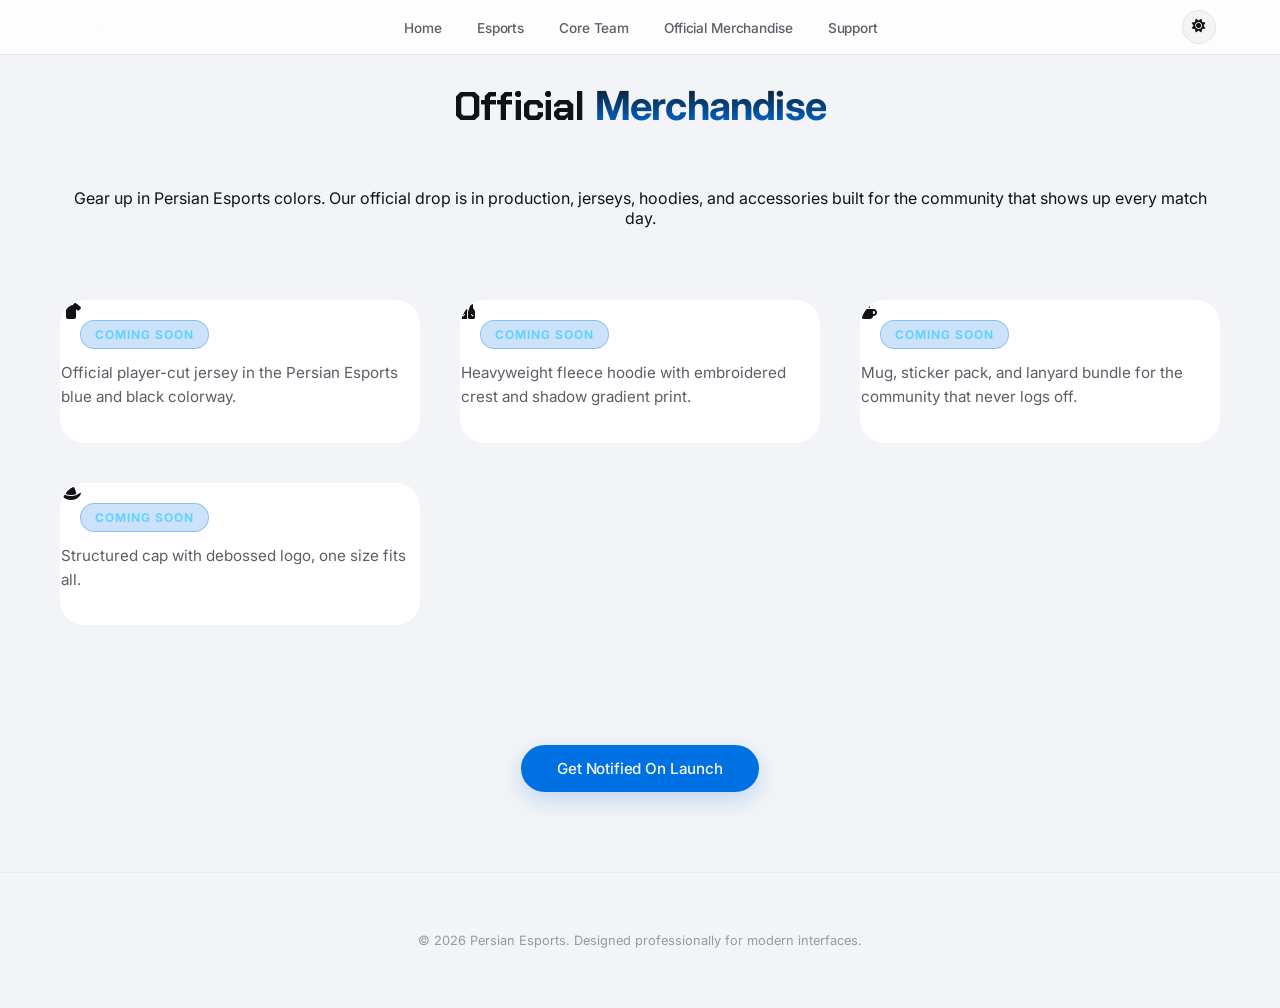
<file: merch.html>
<!DOCTYPE html>
<html lang="en" data-theme="dark">
<head>
    <meta charset="UTF-8">
    <meta name="viewport" content="width=device-width, initial-scale=1.0">
    <title>Official Merchandise | Persian Esports</title>
    <link rel="preconnect" href="https://fonts.googleapis.com">
    <link rel="preconnect" href="https://fonts.gstatic.com" crossorigin>
    <link href="https://fonts.googleapis.com/css2?family=Chakra+Petch:wght@500;600;700&family=Inter:wght@400;500;600;700&display=swap" rel="stylesheet">
    <link rel="stylesheet" href="style.css">
    <link rel="stylesheet" href="https://cdnjs.cloudflare.com/ajax/libs/font-awesome/6.4.0/css/all.min.css">
</head>
<body>

    <canvas id="bg-canvas"></canvas>

    <nav class="navbar">
        <div class="nav-container">
            <a href="index.html#home" class="logo-container">
                <img src="assets/logo.png" alt="Persian Esports Logo" class="nav-logo">
            </a>
            <ul class="nav-menu">
                <li><a href="index.html#home">Home</a></li>
                <li><a href="index.html#esports">Esports</a></li>
                <li><a href="index.html#core-team">Core Team</a></li>
                <li><a href="merch.html">Official Merchandise</a></li>
                <li><a href="index.html#support">Support</a></li>
            </ul>
            <div class="nav-actions">
                <button id="theme-toggle" class="theme-toggle" aria-label="Toggle theme">
                    <i class="fas fa-moon"></i>
                </button>
                <div class="hamburger">
                    <span class="bar"></span>
                    <span class="bar"></span>
                    <span class="bar"></span>
                </div>
            </div>
        </div>
    </nav>

    <main>

        <section id="merch" class="section merch-hero">
            <h2 class="section-title">Official <span class="text-gradient">Merchandise</span></h2>
            <p>Gear up in Persian Esports colors. Our official drop is in production, jerseys, hoodies, and accessories built for the community that shows up every match day.</p>

            <div class="merch-grid">

                <div class="merch-card">
                    <div class="merch-icon"><i class="fas fa-tshirt"></i></div>
                    <h3>Team Jersey</h3>
                    <p>Official player-cut jersey in the Persian Esports blue and black colorway.</p>
                    <span class="merch-tag">Coming Soon</span>
                </div>

                <div class="merch-card">
                    <div class="merch-icon"><i class="fas fa-vest"></i></div>
                    <h3>Signature Hoodie</h3>
                    <p>Heavyweight fleece hoodie with embroidered crest and shadow gradient print.</p>
                    <span class="merch-tag">Coming Soon</span>
                </div>

                <div class="merch-card">
                    <div class="merch-icon"><i class="fas fa-mug-hot"></i></div>
                    <h3>Fan Bundle</h3>
                    <p>Mug, sticker pack, and lanyard bundle for the community that never logs off.</p>
                    <span class="merch-tag">Coming Soon</span>
                </div>

                <div class="merch-card">
                    <div class="merch-icon"><i class="fas fa-hat-cowboy"></i></div>
                    <h3>Snapback Cap</h3>
                    <p>Structured cap with debossed logo, one size fits all.</p>
                    <span class="merch-tag">Coming Soon</span>
                </div>

            </div>

            <a href="index.html#support" class="btn-primary" style="margin-top: 3.5rem;">Get Notified On Launch</a>
        </section>

    </main>

    <footer>
        <p>&copy; 2026 Persian Esports. Designed professionally for modern interfaces.</p>
    </footer>

    <script src="script.js"></script>
</body>
</html>
</file>
<file: style.css>
* {
    margin: 0;
    padding: 0;
    box-sizing: border-box;
    font-family: 'Inter', -apple-system, BlinkMacSystemFont, 'Segoe UI', Roboto, sans-serif;
    scroll-behavior: smooth;
    -webkit-font-smoothing: antialiased;
}

:root {
    --bg-deep-black: #000000;
    --bg-card-dark: #0a0a0f;
    --neon-blue: #0071e3;
    --neon-blue-glow: rgba(0, 113, 227, 0.3);
    --text-white: #f5f5f7;
    --text-gray: #86868b;
    --text-faint: rgba(255, 255, 255, 0.3);
    --border-color: #1c1c22;
    --surface-subtle: rgba(255, 255, 255, 0.03);
    --nav-bg: rgba(0, 0, 0, 0.75);
    --nav-mobile-bg: rgba(0, 0, 0, 0.96);
    --overlay-bg: rgba(0, 0, 0, 0.85);
    --input-bg: #000000;
}

html[data-theme="light"] {
    --bg-deep-black: #f3f4f7;
    --bg-card-dark: #ffffff;
    --neon-blue: #0071e3;
    --neon-blue-glow: rgba(0, 113, 227, 0.22);
    --text-white: #101216;
    --text-gray: #5a5e66;
    --text-faint: rgba(16, 18, 22, 0.4);
    --border-color: #e2e4e9;
    --surface-subtle: rgba(16, 18, 22, 0.035);
    --nav-bg: rgba(255, 255, 255, 0.78);
    --nav-mobile-bg: rgba(255, 255, 255, 0.97);
    --overlay-bg: rgba(10, 10, 15, 0.6);
    --input-bg: #f3f4f7;
}

html, body {
    background-color: var(--bg-deep-black);
    color: var(--text-white);
    width: 100%;
    max-width: 100%;
    overflow-x: hidden;
    position: relative;
    transition: background-color 0.35s ease, color 0.35s ease;
}

.site-loader {
    position: fixed;
    inset: 0;
    z-index: 999999999;
    background-color: var(--bg-deep-black);
    display: flex;
    align-items: center;
    justify-content: center;
    opacity: 1;
    visibility: visible;
    transition: opacity 0.5s ease, visibility 0.5s ease;
}

.site-loader.loader-hidden {
    opacity: 0;
    visibility: hidden;
    pointer-events: none;
}

.loader-inner {
    display: flex;
    flex-direction: column;
    align-items: center;
    gap: 1.4rem;
}

.loader-logo {
    height: 52px;
    width: auto;
    object-fit: contain;
    animation: loaderPulse 1.4s ease-in-out infinite;
}

.loader-bar {
    width: 140px;
    height: 3px;
    border-radius: 4px;
    background-color: var(--surface-subtle);
    border: 1px solid var(--border-color);
    overflow: hidden;
}

.loader-bar-fill {
    display: block;
    height: 100%;
    width: 40%;
    border-radius: 4px;
    background-color: var(--neon-blue);
    box-shadow: 0 0 12px var(--neon-blue-glow);
    animation: loaderBarMove 1.1s ease-in-out infinite;
}

@keyframes loaderPulse {
    0%, 100% { opacity: 1; transform: scale(1); }
    50% { opacity: 0.55; transform: scale(0.94); }
}

@keyframes loaderBarMove {
    0% { transform: translateX(-100%); }
    50% { transform: translateX(120%); }
    100% { transform: translateX(-100%); }
}

#bg-canvas {
    position: fixed;
    top: 0;
    left: 0;
    width: 100%;
    height: 100%;
    z-index: -1;
    pointer-events: none;
    opacity: 0.4;
}

.section {
    padding: 120px 24px 80px 24px;
    max-width: 1400px;
    margin: 0 auto;
    width: 100%;
    overflow: hidden;
}

.section-title {
    font-family: 'Chakra Petch', 'Inter', sans-serif;
    font-size: 2.5rem;
    font-weight: 700;
    letter-spacing: -0.02em;
    margin-bottom: 3.5rem;
    text-align: center;
}

.text-gradient {
    background: linear-gradient(180deg, #ffffff 0%, #0071e3 100%);
    -webkit-background-clip: text;
    -webkit-text-fill-color: transparent;
}

html[data-theme="light"] .text-gradient {
    background: linear-gradient(180deg, #101216 0%, #0071e3 100%);
    -webkit-background-clip: text;
    -webkit-text-fill-color: transparent;
}

.btn-primary {
    display: inline-block;
    background: var(--neon-blue);
    color: #f5f5f7;
    padding: 14px 36px;
    border-radius: 24px;
    text-decoration: none;
    font-weight: 500;
    font-size: 0.95rem;
    letter-spacing: -0.01em;
    box-shadow: 0 8px 24px var(--neon-blue-glow);
    transition: all 0.3s cubic-bezier(0.25, 1, 0.5, 1);
    border: none;
    cursor: pointer;
}

.btn-primary:hover {
    transform: scale(1.02);
    box-shadow: 0 12px 32px rgba(0, 113, 227, 0.5);
}

.btn-secondary {
    display: inline-block;
    background: var(--surface-subtle);
    color: var(--text-white);
    padding: 12px 28px;
    border-radius: 20px;
    text-decoration: none;
    font-weight: 500;
    font-size: 0.9rem;
    border: 1px solid var(--border-color);
    backdrop-filter: blur(12px);
    -webkit-backdrop-filter: blur(12px);
    transition: all 0.25s ease;
    cursor: pointer;
}

.btn-secondary:hover {
    background-color: var(--neon-blue);
    border-color: var(--neon-blue);
    color: #f5f5f7;
    box-shadow: 0 4px 12px var(--neon-blue-glow);
}

.navbar {
    position: fixed;
    top: 0;
    left: 0;
    width: 100%;
    background-color: var(--nav-bg);
    backdrop-filter: blur(20px);
    -webkit-backdrop-filter: blur(20px);
    border-bottom: 1px solid var(--border-color);
    z-index: 10000;
    transition: background-color 0.35s ease, border-color 0.35s ease;
}

.nav-container {
    display: flex;
    justify-content: space-between;
    align-items: center;
    max-width: 1200px;
    height: 54px;
    margin: 0 auto;
    padding: 0 24px;
}

.logo-container {
    display: flex;
    align-items: center;
    text-decoration: none;
    height: 100%;
}

.nav-logo {
    height: 36px;
    width: auto;
    object-fit: contain;
    transition: transform 0.25s ease;
}

.nav-logo:hover {
    transform: scale(1.04);
}

.nav-menu {
    display: flex;
    list-style: none;
    gap: 2.2rem;
}

.nav-menu a {
    color: var(--text-gray);
    text-decoration: none;
    font-weight: 500;
    font-size: 0.85rem;
    letter-spacing: -0.01em;
    transition: color 0.25s ease;
}

.nav-menu a:hover {
    color: var(--text-white);
}

.nav-actions {
    display: flex;
    align-items: center;
    gap: 1rem;
}

.theme-toggle {
    display: flex;
    align-items: center;
    justify-content: center;
    width: 34px;
    height: 34px;
    border-radius: 50%;
    border: 1px solid var(--border-color);
    background-color: var(--surface-subtle);
    color: var(--text-white);
    cursor: pointer;
    font-size: 0.85rem;
    transition: all 0.25s ease;
}

.theme-toggle:hover {
    border-color: var(--neon-blue);
    color: var(--neon-blue);
    transform: scale(1.06);
}

.hamburger {
    display: none;
    cursor: pointer;
    padding: 4px;
}

.bar {
    display: block;
    width: 18px;
    height: 2px;
    margin: 4px auto;
    transition: all 0.25s ease;
    background-color: var(--text-white);
}

.hero-section {
    min-height: 90vh;
    display: flex;
    flex-direction: column;
    justify-content: center;
    align-items: center;
    text-align: center;
    width: 100%;
}

.hero-content {
    padding: 0 20px;
}

.hero-content h1 {
    font-family: 'Chakra Petch', 'Inter', sans-serif;
    font-size: 4.5rem;
    font-weight: 700;
    letter-spacing: -0.03em;
    line-height: 1.05;
    margin-bottom: 1.5rem;
}

.hero-content p {
    font-size: 1.35rem;
    color: var(--text-gray);
    max-width: 640px;
    margin: 0 auto 3rem auto;
    line-height: 1.5;
    font-weight: 400;
    letter-spacing: -0.01em;
}

.partners-marquee {
    width: 100vw;
    position: relative;
    left: 50%;
    transform: translateX(-50%);
    margin-top: 6rem;
    overflow: hidden;
    padding: 30px 0;
    background: transparent;
    border-top: 1px solid var(--surface-subtle);
    border-bottom: 1px solid var(--surface-subtle);
}

.marquee-track {
    display: flex;
    width: max-content;
    animation: scrollMarquee 28s linear infinite;
    gap: 6rem;
}

.partner-logo {
    display: flex;
    align-items: center;
    gap: 12px;
    color: var(--text-gray);
    font-weight: 500;
    font-size: 1.1rem;
    letter-spacing: -0.01em;
    white-space: nowrap;
    opacity: 0.6;
    transition: opacity 0.3s ease;
}

.partner-logo:hover {
    opacity: 0.9;
}

.partner-logo i {
    font-size: 1.4rem;
    color: var(--text-white);
}

@keyframes scrollMarquee {
    0% { transform: translateX(0); }
    100% { transform: translateX(-50%); }
}

.apple-carousel {
    display: flex;
    gap: 1.8rem;
    overflow-x: auto;
    padding: 24px 0;
    scroll-snap-type: x mandatory;
    scrollbar-width: none;
    -ms-overflow-style: none;
}

.apple-carousel::-webkit-scrollbar {
    display: none;
}

.carousel-card {
    flex: 0 0 420px;
    height: 500px;
    background-color: var(--bg-card-dark);
    background-size: cover;
    background-position: center;
    background-repeat: no-repeat;
    border-radius: 28px;
    border: 1px solid var(--border-color);
    padding: 3rem;
    display: flex;
    flex-direction: column;
    justify-content: flex-end;
    position: relative;
    scroll-snap-align: start;
    transition: all 0.4s cubic-bezier(0.25, 1, 0.5, 1);
}

.carousel-card:hover {
    transform: translateY(-6px);
    border-color: rgba(0, 113, 227, 0.4);
    box-shadow: 0 20px 40px rgba(0, 113, 227, 0.15);
}

.card-badge {
    position: absolute;
    top: 2.5rem;
    left: 3rem;
    padding: 6px 14px;
    border-radius: 16px;
    font-size: 0.7rem;
    text-transform: uppercase;
    font-weight: 600;
    letter-spacing: 0.05em;
}

.card-badge.live {
    background-color: rgba(239, 68, 68, 0.15);
    color: #ff453a;
    border: 1px solid rgba(239, 68, 68, 0.25);
}

.card-badge.upcoming {
    background-color: rgba(0, 113, 227, 0.15);
    color: #64d2ff;
    border: 1px solid rgba(0, 113, 227, 0.25);
}

.carousel-card span {
    text-transform: uppercase;
    font-size: 0.75rem;
    color: #64d2ff;
    font-weight: 600;
    letter-spacing: 0.05em;
    display: block;
    margin-bottom: 0.6rem;
    text-shadow: 0 2px 4px rgba(0,0,0,0.5);
}

.carousel-card h3 {
    font-family: 'Chakra Petch', 'Inter', sans-serif;
    font-size: 1.8rem;
    font-weight: 600;
    line-height: 1.2;
    margin-bottom: 0.6rem;
    letter-spacing: -0.01em;
    color: #f5f5f7;
    text-shadow: 0 2px 8px rgba(0,0,0,0.8);
}

.carousel-card p {
    color: #e5e5ea;
    font-size: 0.95rem;
    margin-bottom: 1.8rem;
    text-shadow: 0 2px 6px rgba(0,0,0,0.8);
}

.poster-grid {
    display: grid;
    grid-template-columns: repeat(auto-fill, minmax(280px, 1fr));
    gap: 1.8rem;
    width: 100%;
}

.poster-item {
    background-color: var(--bg-card-dark);
    aspect-ratio: 3/4;
    border-radius: 22px;
    border: 1px solid var(--border-color);
    overflow: hidden;
    position: relative;
    transition: all 0.3s cubic-bezier(0.25, 1, 0.5, 1);
}

.poster-item:hover {
    transform: scale(1.02);
    border-color: rgba(0, 113, 227, 0.3);
}

.poster-placeholder {
    width: 100%;
    height: 100%;
    display: flex;
    flex-direction: column;
    justify-content: center;
    align-items: center;
    color: var(--border-color);
    padding: 24px;
    text-align: center;
}

.poster-icon {
    font-size: 2.5rem;
    margin-bottom: 1.2rem;
    color: var(--surface-subtle);
}

.poster-placeholder span {
    color: var(--text-gray);
    font-size: 0.9rem;
    font-weight: 400;
}

.team-grid {
    display: flex;
    justify-content: center;
    align-items: center;
    flex-wrap: wrap;
    gap: 2.5rem;
    width: 100%;
}

.team-card {
    background-color: transparent;
    width: 320px;
    height: 400px;
    perspective: 1000px;
    cursor: pointer;
}

.team-card-inner {
    position: relative;
    width: 100%;
    height: 100%;
    text-align: center;
    transition: transform 0.6s cubic-bezier(0.4, 0, 0.2, 1);
    transform-style: preserve-3d;
}

.team-card.flipped .team-card-inner {
    transform: rotateY(180deg);
}

.team-card-front, .team-card-back {
    position: absolute;
    width: 100%;
    height: 100%;
    -webkit-backface-visibility: hidden;
    backface-visibility: hidden;
    border-radius: 24px;
    border: 1px solid var(--border-color);
    padding: 2.5rem;
    display: flex;
    flex-direction: column;
    justify-content: center;
    align-items: center;
}

.team-card-front {
    background-color: var(--bg-card-dark);
}

.photo-placeholder {
    width: 110px;
    height: 110px;
    border-radius: 50%;
    background-color: var(--bg-deep-black);
    border: 1px dashed var(--border-color);
    display: flex;
    justify-content: center;
    align-items: center;
    font-size: 2rem;
    overflow: hidden;
    color: var(--text-faint);
    margin-bottom: 1.8rem;
}

.photo-placeholder img {
    width: 100%;
    height: 100%;
    object-fit: cover;
}

.team-card-front h3 {
    font-family: 'Chakra Petch', 'Inter', sans-serif;
    font-size: 1.35rem;
    font-weight: 600;
    margin-bottom: 0.4rem;
    letter-spacing: -0.01em;
}

.role {
    color: var(--neon-blue);
    font-weight: 500;
    font-size: 0.8rem;
    text-transform: uppercase;
    letter-spacing: 0.05em;
    margin-bottom: 2rem;
}

.hint-text {
    font-size: 0.7rem;
    color: var(--text-gray);
    border: 1px solid var(--border-color);
    padding: 5px 12px;
    border-radius: 12px;
    background: var(--surface-subtle);
}

.team-card-back {
    background-color: var(--bg-card-dark);
    transform: rotateY(180deg);
    border-color: rgba(0, 113, 227, 0.25);
}

.team-card-back h3 {
    font-family: 'Chakra Petch', 'Inter', sans-serif;
}

.team-card-back p {
    color: var(--text-gray);
    font-size: 0.9rem;
    line-height: 1.6;
    margin-top: 1rem;
    margin-bottom: 1.8rem;
}

.social-links {
    display: flex;
    gap: 1.2rem;
}

.social-links a {
    color: var(--text-gray);
    font-size: 1.1rem;
    transition: color 0.2s ease;
}

.social-links a:hover {
    color: var(--neon-blue);
}

.support-container {
    max-width: 580px;
    margin: 0 auto;
    background-color: var(--bg-card-dark);
    padding: 3.5rem 2.5rem;
    border-radius: 28px;
    border: 1px solid var(--border-color);
    width: 100%;
}

.support-subtext {
    text-align: center;
    color: var(--text-gray);
    margin-bottom: 2rem;
}

#support-form {
    display: flex;
    flex-direction: column;
    gap: 1.6rem;
}

.form-group {
    display: flex;
    flex-direction: column;
    gap: 0.6rem;
}

.form-group label {
    font-size: 0.8rem;
    text-transform: uppercase;
    font-weight: 500;
    letter-spacing: 0.05em;
    color: var(--text-gray);
}

.form-group input, .form-group select, .form-group textarea {
    background-color: var(--input-bg);
    border: 1px solid var(--border-color);
    padding: 14px 18px;
    border-radius: 12px;
    color: var(--text-white);
    font-size: 0.95rem;
    outline: none;
    transition: all 0.2s ease;
    width: 100%;
}

.form-group input:focus, .form-group select:focus, .form-group textarea:focus {
    border-color: var(--neon-blue);
    background-color: var(--surface-subtle);
}

.form-submit-btn {
    width: 100%;
    margin-top: 1rem;
}

.modal {
    display: none;
    position: fixed;
    top: 0;
    left: 0;
    width: 100%;
    height: 100%;
    background-color: var(--overlay-bg);
    backdrop-filter: blur(16px);
    -webkit-backdrop-filter: blur(16px);
    z-index: 99999;
    justify-content: center;
    align-items: center;
    padding: 24px;
}

.modal-content {
    background-color: var(--bg-card-dark);
    border: 1px solid var(--border-color);
    max-width: 420px;
    width: 100%;
    padding: 3.5rem 2.5rem;
    border-radius: 28px;
    text-align: center;
}

.success-icon {
    font-size: 3.5rem;
    color: #30d158;
    margin-bottom: 1.5rem;
}

.modal-content h3 {
    font-family: 'Chakra Petch', 'Inter', sans-serif;
    font-size: 1.4rem;
    font-weight: 600;
    margin-bottom: 0.8rem;
    letter-spacing: -0.01em;
}

.modal-content p {
    color: var(--text-gray);
    font-size: 0.9rem;
    line-height: 1.5;
    margin-bottom: 2rem;
}

footer {
    text-align: center;
    padding: 60px 24px;
    border-top: 1px solid var(--surface-subtle);
    color: var(--text-faint);
    font-size: 0.8rem;
    width: 100%;
}

.merch-hero {
    text-align: center;
    padding-top: 80px;
    max-width: 1200px;
    margin: 0 auto;
    padding-left: 20px;
    padding-right: 20px;
}

.merch-subtitle {
    color: var(--text-gray);
    max-width: 600px;
    margin: 1.2rem auto 0 auto;
    font-size: 1.1rem;
    line-height: 1.7;
}

.merch-grid {
    display: grid;
    grid-template-columns: repeat(auto-fit, minmax(320px, 1fr));
    gap: 2.5rem;
    width: 100%;
    margin-top: 4.5rem;
    margin-bottom: 4rem;
}

.merch-card {
    background-color: var(--bg-card-dark);
    border: 1px solid rgba(255, 255, 255, 0.05);
    border-radius: 24px;
    overflow: hidden;
    display: flex;
    flex-direction: column;
    text-align: left;
    transition: all 0.4s cubic-bezier(0.16, 1, 0.3, 1);
    position: relative;
}

.merch-card:hover {
    transform: translateY(-8px);
    border-color: rgba(0, 113, 227, 0.4);
    box-shadow: 0 30px 60px rgba(0, 113, 227, 0.15), 0 0 0 1px rgba(0, 113, 227, 0.2);
}

.merch-img-wrapper {
    width: 100%;
    height: 340px;
    background: radial-gradient(circle at center, rgba(0, 113, 227, 0.15) 0%, transparent 70%), var(--surface-subtle);
    position: relative;
    display: flex;
    align-items: center;
    justify-content: center;
    overflow: hidden;
}

.merch-img {
    width: 85%;
    height: 85%;
    object-fit: contain;
    transition: transform 0.5s cubic-bezier(0.16, 1, 0.3, 1);
}

.merch-card:hover .merch-img {
    transform: scale(1.08) rotate(1deg);
}

.merch-tag {
    position: absolute;
    top: 1.2rem;
    left: 1.2rem;
    padding: 6px 14px;
    border-radius: 30px;
    font-size: 0.75rem;
    font-weight: 700;
    text-transform: uppercase;
    letter-spacing: 0.08em;
    background-color: rgba(0, 113, 227, 0.2);
    color: #64d2ff;
    backdrop-filter: blur(8px);
    border: 1px solid rgba(0, 113, 227, 0.3);
}

.merch-info {
    padding: 2rem;
    display: flex;
    flex-direction: column;
    flex-grow: 1;
}

.merch-card h3 {
    font-family: 'Chakra Petch', 'Inter', sans-serif;
    font-size: 1.35rem;
    font-weight: 700;
    margin-bottom: 0.75rem;
    color: #ffffff;
    letter-spacing: -0.02em;
}

.merch-card p {
    color: var(--text-gray);
    font-size: 0.95rem;
    line-height: 1.6;
    margin-bottom: 2rem;
    flex-grow: 1;
}

.merch-footer {
    display: flex;
    align-items: center;
    justify-content: space-between;
    margin-top: auto;
    border-top: 1px solid rgba(255, 255, 255, 0.05);
    padding-top: 1.5rem;
}

.merch-price {
    font-family: 'Chakra Petch', sans-serif;
    font-size: 1.4rem;
    font-weight: 700;
    color: #ffffff;
}

.btn-shop {
    display: inline-flex;
    align-items: center;
    gap: 0.5rem;
    background-color: var(--neon-blue, #0071e3);
    color: #ffffff;
    padding: 10px 22px;
    border-radius: 12px;
    font-size: 0.9rem;
    font-weight: 600;
    text-decoration: none;
    transition: all 0.3s ease;
    border: 1px solid transparent;
}

.btn-shop:hover {
    background-color: transparent;
    border-color: var(--neon-blue, #0071e3);
    color: var(--neon-blue, #64d2ff);
    box-shadow: 0 0 15px rgba(0, 113, 227, 0.4);
}

.btn-shop i {
    font-size: 0.85rem;
    transition: transform 0.2s ease;
}

.btn-shop:hover i {
    transform: translateX(2px);
}

@media (max-width: 768px) {
    .merch-grid {
        grid-template-columns: 1fr;
        gap: 2rem;
    }
    .merch-img-wrapper {
        height: 280px;
    }
    .hamburger {
        display: block;
    }
    .nav-menu {
        position: fixed;
        left: -100%;
        top: 54px;
        flex-direction: column;
        background-color: var(--nav-mobile-bg);
        backdrop-filter: blur(20px);
        -webkit-backdrop-filter: blur(20px);
        width: 100%;
        height: calc(100vh - 54px);
        text-align: center;
        gap: 3.5rem;
        padding-top: 5rem;
        transition: left 0.4s cubic-bezier(0.1, 1, 0.1, 1);
        border-top: 1px solid var(--border-color);
        z-index: 9999;
    }
    .nav-menu.active {
        left: 0;
    }
    .nav-menu a {
        font-size: 1.1rem;
        color: var(--text-white);
        display: block;
        width: 100%;
    }
    .section {
        padding: 90px 20px 50px 20px;
    }
    .hero-content h1 {
        font-size: 2.6rem;
    }
    .apple-carousel {
        padding-left: 0;
        gap: 1.2rem;
    }
    .carousel-card {
        flex: 0 0 85vw;
        height: 440px;
        background-size: cover;
        background-position: center;
        background-repeat: no-repeat;
        padding: 2rem;
    }
    .support-container {
        padding: 2.5rem 1.5rem;
    }
    .team-card {
        width: 100%;
        max-width: 320px;
    }
}
</file>
